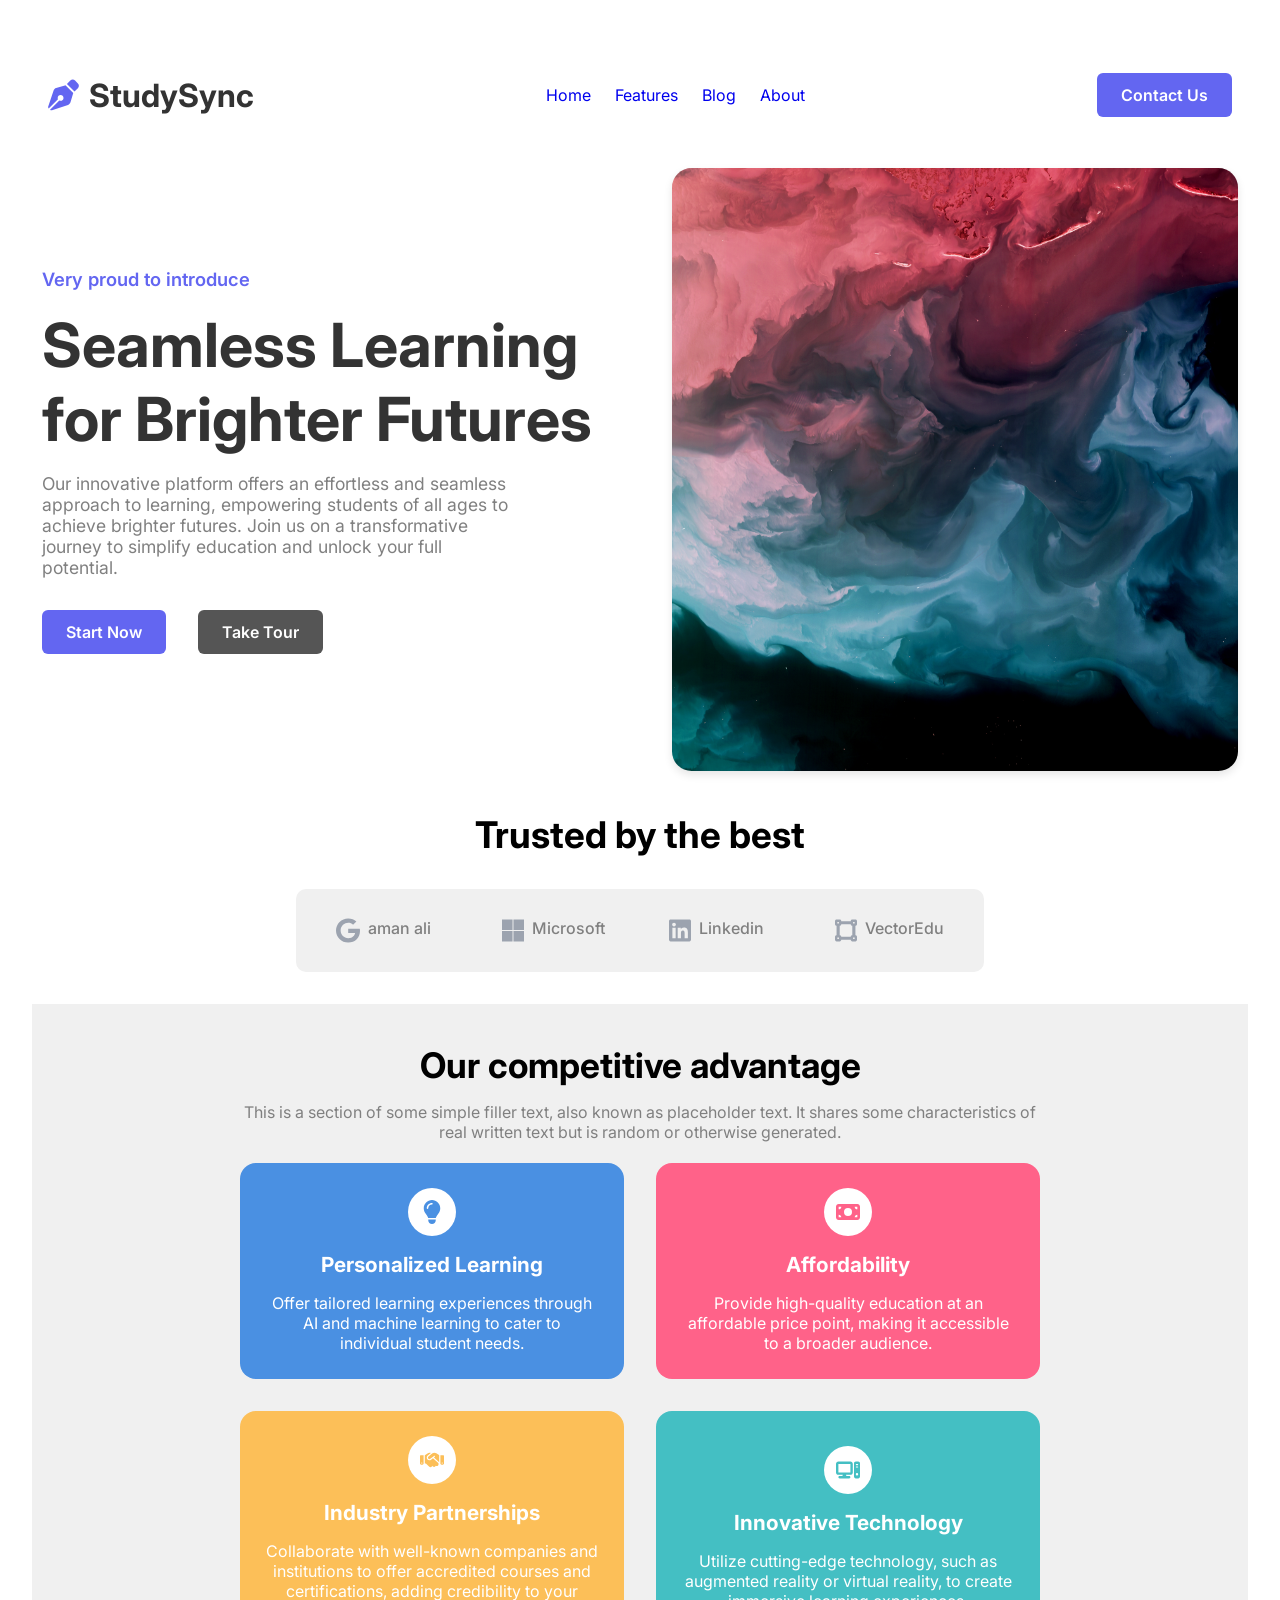
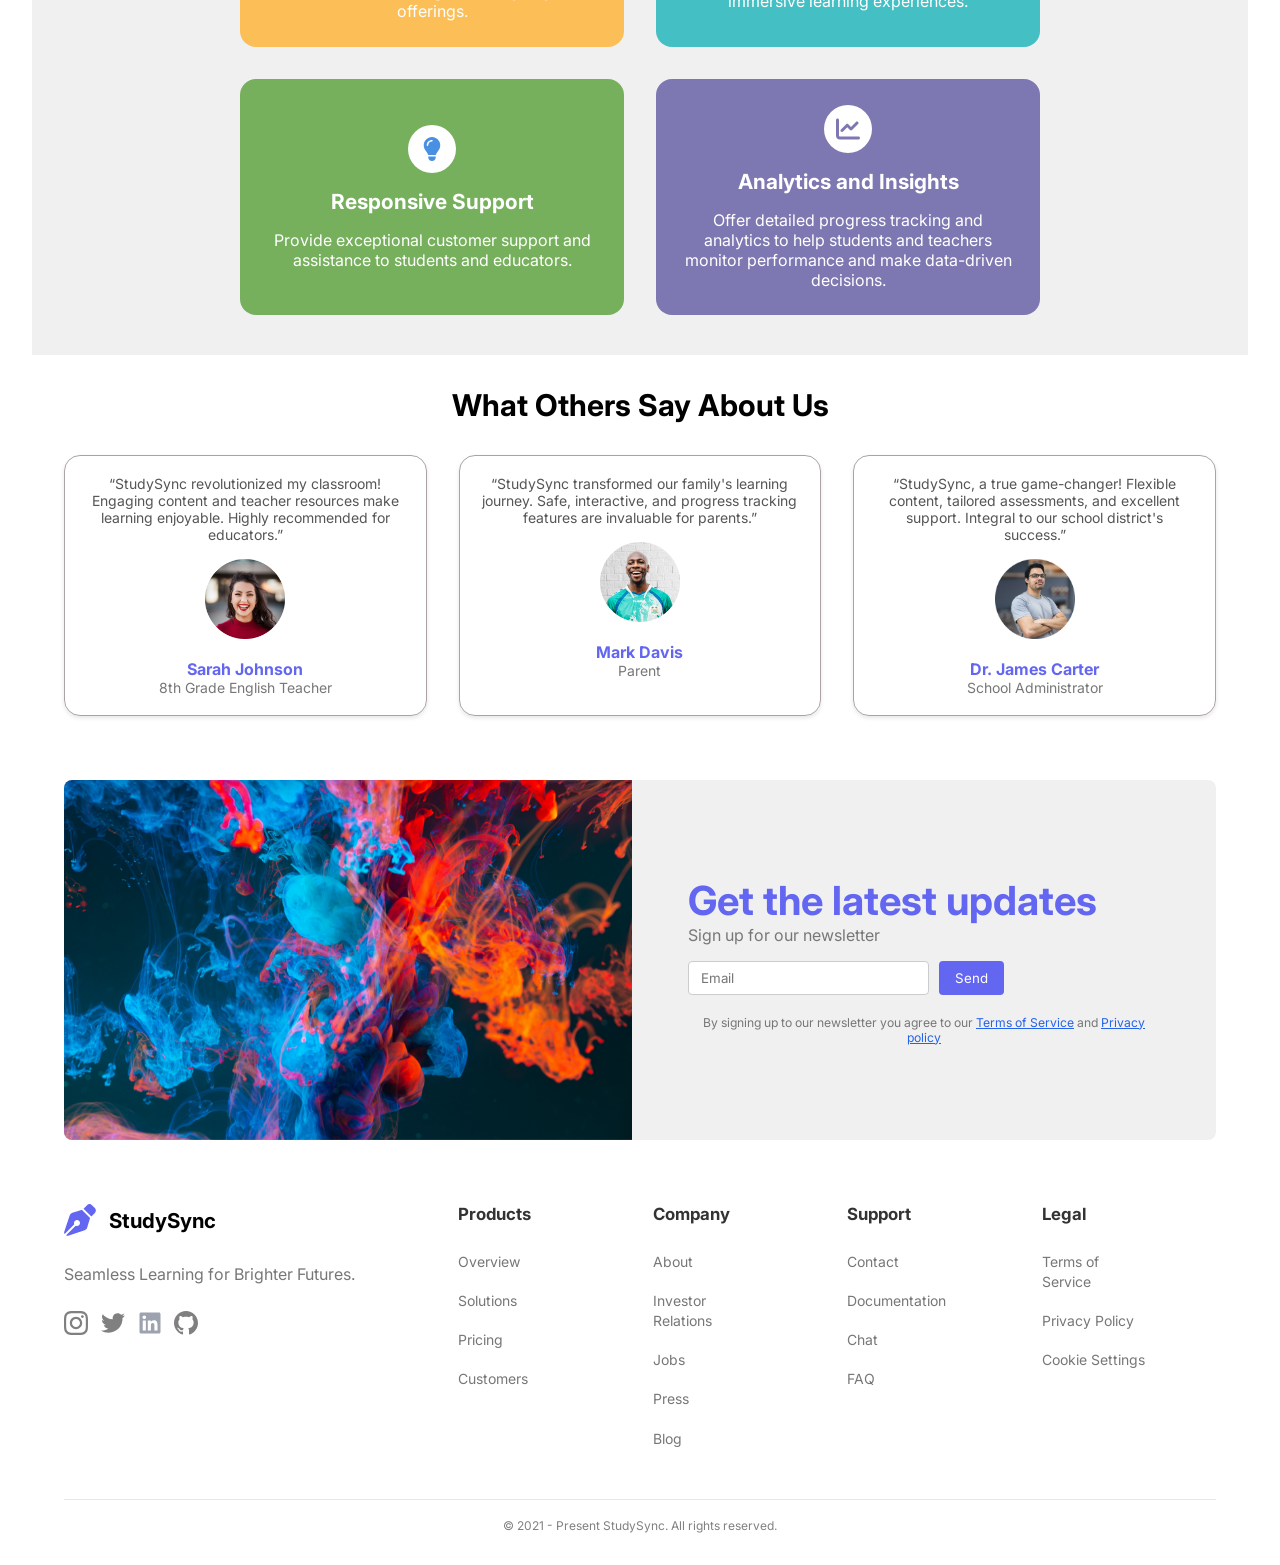
<file: index.html>
<!DOCTYPE html>
<html lang="en">
<head>
    <meta charset="UTF-8">
    <meta name="viewport" content="width=device-width, initial-scale=1.0">
    <title>Document</title>
    <!-- StudySync Project: Creating a Navigation Bar -->
    <link rel="stylesheet" href="onestyle.css">
</head>
<body>
    <div class="header">
        <header class="header-content">

            <a href="#logo" class="logo">
                <img src="images/StudySyn.svg" alt="logoImage" class="logo-icon">
                <span class="logo-text">StudySync</span>
            </a>

            <nav class="nav">
                <a href="#home">Home</a>
                <a href="#features">Features</a>
                <a href="#blog">Blog</a>
                <a href="#about">About</a>
            </nav>

            <a href="#conatct" class="contact-button">
                Contact Us
            </a>

            <button type="button" class="menu-button">
                <img src="images/Hamburger.svg" alt="menuButton" class="menu-icon">
            </button>
            
        </header>
    </div>

    <div class="content">
        <section class="main-section">

            <div class="content-left">
                <p class="section-label">Very proud to introduce</p>
                <h1 class="section-title">Seamless Learning for Brighter Futures</h1>
                <p class="section-description">Our innovative platform offers an effortless and seamless approach to learning, empowering students of all ages to achieve brighter futures. Join us on a transformative journey to simplify education and unlock your full potential.</p>
                
                <div class="button-group">
                    <a href="#start" class="start-button">Start Now</a>
                    <a href="#tour" class="tour-button">Take Tour</a>
                </div>
            </div>

            <div class="content-right">
                <div class="image-container">
                    <img src="images/usgs-hoS3dzgpHzw-unsplash.jpg" alt="sectionImage" class="section-image">
                </div>
            </div>

        </section>
    </div>

    <div class="company-container">
        <h2 class="company-title">Trusted by the best</h2>
        <div class="company-grid">

            <div class="company-logo">
                <img src="images/Google.svg" class="svg-img">
                <span class="logo-txt">aman ali</span>
            </div>

            <div class="company-logo">
                <img src="images/Microsoft.svg" class="svg-img">
                <span class="logo-txt">Microsoft</span>
            </div>

            <div class="company-logo">
                <img src="images/linkedin.svg" class="svg-img">
                <span class="logo-txt">Linkedin</span>
            </div>

            <div class="company-logo">
                <img src="images/VectorEdu.svg" class="svg-img">
                <span class="logo-txt">VectorEdu</span>
            </div>

        </div>
    </div>

    <div class="feature-container">
        <div class="feature-content">

            <div class="main-info">
                <h2 class="main-title">Our competitive advantage</h2>
                <p class="main-description">This is a section of some simple filler text, also known as placeholder text. It shares some characteristics of real written text but is random or otherwise generated.</p>
            </div>

            <div class="feature-grid">
                <!-- card 1 -->
                <div class="feature-card">
                    <div class="icon-container">
                        <img class="feature-svg" src="images/PersonalizedLearn.svg">
                    </div>
                    <div class="feature-info">
                       <div class="feature-title">
                            Personalized Learning
                        </div>
                        <div class="feature-description">
                            Offer tailored learning experiences through AI and machine learning to cater to individual student needs.
                       </div>    
                    </div>
                </div>
                <!-- card 2 -->
                <div class="feature-card">

                    <div class="icon-container">
                        <img class="feature-svg" src="images/Affordability.svg">
                    </div>
                    <div class="feature-info">
                       <div class="feature-title">
                            Affordability
                        </div>
                        <div class="feature-description">
                            Provide high-quality education at an affordable price point, making it accessible to a broader audience.
                       </div>    
                    </div>
                </div>
                <!-- card 3 -->
                <div class="feature-card">

                    <div class="icon-container">
                        <img class="feature-svg" src="images/IndustryPatner.svg">
                    </div>
                    <div class="feature-info">
                       <div class="feature-title">
                            Industry Partnerships
                        </div>
                        <div class="feature-description">
                            Collaborate with well-known companies and institutions to offer accredited courses and certifications, adding credibility to your offerings.
                       </div>    
                    </div>
                </div>
                <!-- card 4 -->
                <div class="feature-card">

                    <div class="icon-container">
                        <img class="feature-svg" src="images/InnovativeTech.svg">
                    </div>
                    <div class="feature-info">
                       <div class="feature-title">
                            Innovative Technology
                        </div>
                        <div class="feature-description">
                            Utilize cutting-edge technology, such as augmented reality or virtual reality, to create immersive learning experiences.
                       </div>    
                    </div>
                </div>
                <!-- card 5 -->
                <div class="feature-card">

                    <div class="icon-container">
                        <img class="feature-svg" src="images/PersonalizedLearn.svg">
                    </div>
                    <div class="feature-info">
                       <div class="feature-title">
                            Responsive Support
                        </div>
                        <div class="feature-description">
                            Provide exceptional customer support and assistance to students and educators.
                       </div>    
                    </div>
                </div>
                <!-- card 6 -->
                <div class="feature-card">

                    <div class="icon-container">
                        <img class="feature-svg" src="images/Analytics.svg">
                    </div>
                    <div class="feature-info">
                       <div class="feature-title">
                            Analytics and Insights
                        </div>
                        <div class="feature-description">
                            Offer detailed progress tracking and analytics to help students and teachers monitor performance and make data-driven decisions.
                       </div>    
                    </div>
                </div>
            </div>        
        </div>
    </div>

    <div class="testimonial-container">

        <div class="testimonial-content">

            <h2 class="testimonial-title">What Others Say About Us</h2>
            <div class="testimonial-grid">

                <!-- card 1 -->
                <div class="testimonial-card">
                    <div class="testimonial-text">
                        “StudySync revolutionized my classroom! Engaging content and teacher resources make learning enjoyable. Highly recommended for educators.”
                    </div>
                    <div class="testimonial-avatar">
                        <img src="images/avatar1.png" >
                    </div>
                    <div class="testimonial-details">
                        <h3 class="testimonial-name">Sarah Johnson</h3>
                        <p class="testimonial-desc">8th Grade English Teacher</p>
                    </div>
                </div>
                <!-- card 2 -->
                 <div class="testimonial-card">
                    <div class="testimonial-text">
                        “StudySync transformed our family's learning journey. Safe, interactive, and progress tracking features are invaluable for parents.”
                    </div>
                    <div class="testimonial-avatar">
                        <img src="images/avatar2.png" class="testimonial-avatar">
                    </div>
                    <div class="testimonial-details">
                        <h3 class="testimonial-name">Mark Davis</h3>
                        <p class="testimonial-desc">Parent</p>
                    </div>
                </div>
                <!-- card 3 -->
                <div class="testimonial-card">
                    <div class="testimonial-text">
                        “StudySync, a true game-changer! Flexible content, tailored assessments, and excellent support. Integral to our school district's success.”
                    </div>
                    <div class="testimonial-avatar">
                        <img src="images/avatar3.png" class="testimonial-avatar">
                    </div>
                    <div class="testimonial-details">
                        <h3 class="testimonial-name">Dr. James Carter</h3>
                        <p class="testimonial-desc">School Administrator</p>
                    </div>
                </div>
                
            </div>
        </div>
    </div>

    <div class="newsletter-container">
        <div class="newsletter-content">
            <!-- left part -->
            <div class="news-left">
                <img src="images/img.png" loading="lazy" class="news-img" alt="news-image">
            </div>
            <!-- right part -->
            <div class="news-right">

                <div class="news-info">
                    <h2 class="news-title">Get the latest updates</h2>
                    <p class="news-desc">Sign up for our newsletter</p>
                </div>
                <form class="news-form">
                        <input class="news-email" type="email" placeholder="Email">
                        <button class="news-send-button">Send</button>
                </form>
                <div class="privacy-policy">
                    By signing up to our newsletter you agree to our 
                    <a  class="news-link" href="#terms">Terms of Service</a>
                    and
                    <a class="news-link" href="#policy">Privacy policy</a>
                </div>

            </div>
        </div>
    </div>

    <div class="footer-container">
        <footer class="footer">

            <div class="footer-top">

                <div class="comp-logo">
                    <a class="logo-link" href="#home-page">
                        <img src="images/StudySyn.svg" class="logo-svg">
                        StudySync
                    </a>
                </div>   
                <p class="filler-text">Seamless Learning for Brighter Futures.</p>
                <div class="social">
                    <a class="social-link" href="https://www.instagram.com/sn_ath?igsi=MW84M2tnZ3Bzc2hieA==">
                        <img src="images/instagram.svg" alt="instagram" class="social-icon">
                    </a>
                    <a class="social-link" href="#twitter">
                        <img src="images/twitter.svg" alt="facebook" class="social-icon">
                    </a>
                    <a class="social-link" href="https://www.linkedin.com/in/shaikh-nadim12">
                        <img src="images/linkedin.svg" alt="linkedin" class="social-icon">    
                    </a>
                    <a class="social-link" href="#github">
                        <img src="images/github.svg" alt="github" class="social-icon">
                    </a>
                </div>
            </div>

            <div class="footer-grid">

                <!-- column 1 -->
                <div class="footer-grid-column">
                    <div class="footer-grid-heading">
                        Products
                    </div>
                    <ul class="footer-links-list">
                        <li><a class="footer-link" href="#overview">Overview</a></li>
                        <li><a class="footer-link" href="#features">Solutions</a></li>
                        <li><a class="footer-link" href="#pricing">Pricing</a></li>
                        <li><a class="footer-link" href="#pricing">Customers</a></li>     
                    </ul>
                </div>

                <!-- column 2 -->
                <div class="footer-grid-column">
                    <div class="footer-grid-heading">
                        Company
                    </div>
                    <ul class="footer-links-list">
                        <li><a class="footer-link" href="#overview">About</a></li>
                        <li><a class="footer-link" href="#features">Investor Relations</a></li>
                        <li><a class="footer-link" href="#pricing">Jobs</a></li>
                        <li><a class="footer-link" href="#pricing">Press</a></li>
                        <li><a class="footer-link" href="#pricing">Blog</a></li> 
                    </ul>
                </div>

                <!-- column 3 -->
                <div class="footer-grid-column">
                    <div class="footer-grid-heading">
                        Support
                    </div>
                    <ul class="footer-links-list">
                        <li><a class="footer-link" href="#overview">Contact</a></li>
                        <li><a class="footer-link" href="#features">Documentation</a></li>
                        <li><a class="footer-link" href="#pricing">Chat</a></li>
                        <li><a class="footer-link" href="#pricing">FAQ</a></li>                     
                    </ul>
                </div>

                <!-- column 4 -->
                <div class="footer-grid-column">
                    <div class="footer-grid-heading">
                        Legal
                    </div>
                    <ul class="footer-links-list">
                        <li><a class="footer-link" href="#overview">Terms of Service</a></li>
                        <li><a class="footer-link" href="#features">Privacy Policy</a></li>
                        <li><a class="footer-link" href="#pricing">Cookie Settings</a></li>                        
                    </ul>
                </div> 
            </div>
        </footer>

        <div class="footer-copyright">
            © 2021 - Present StudySync. All rights reserved.
        </div>
    </div>
</body>
</html>
</file>
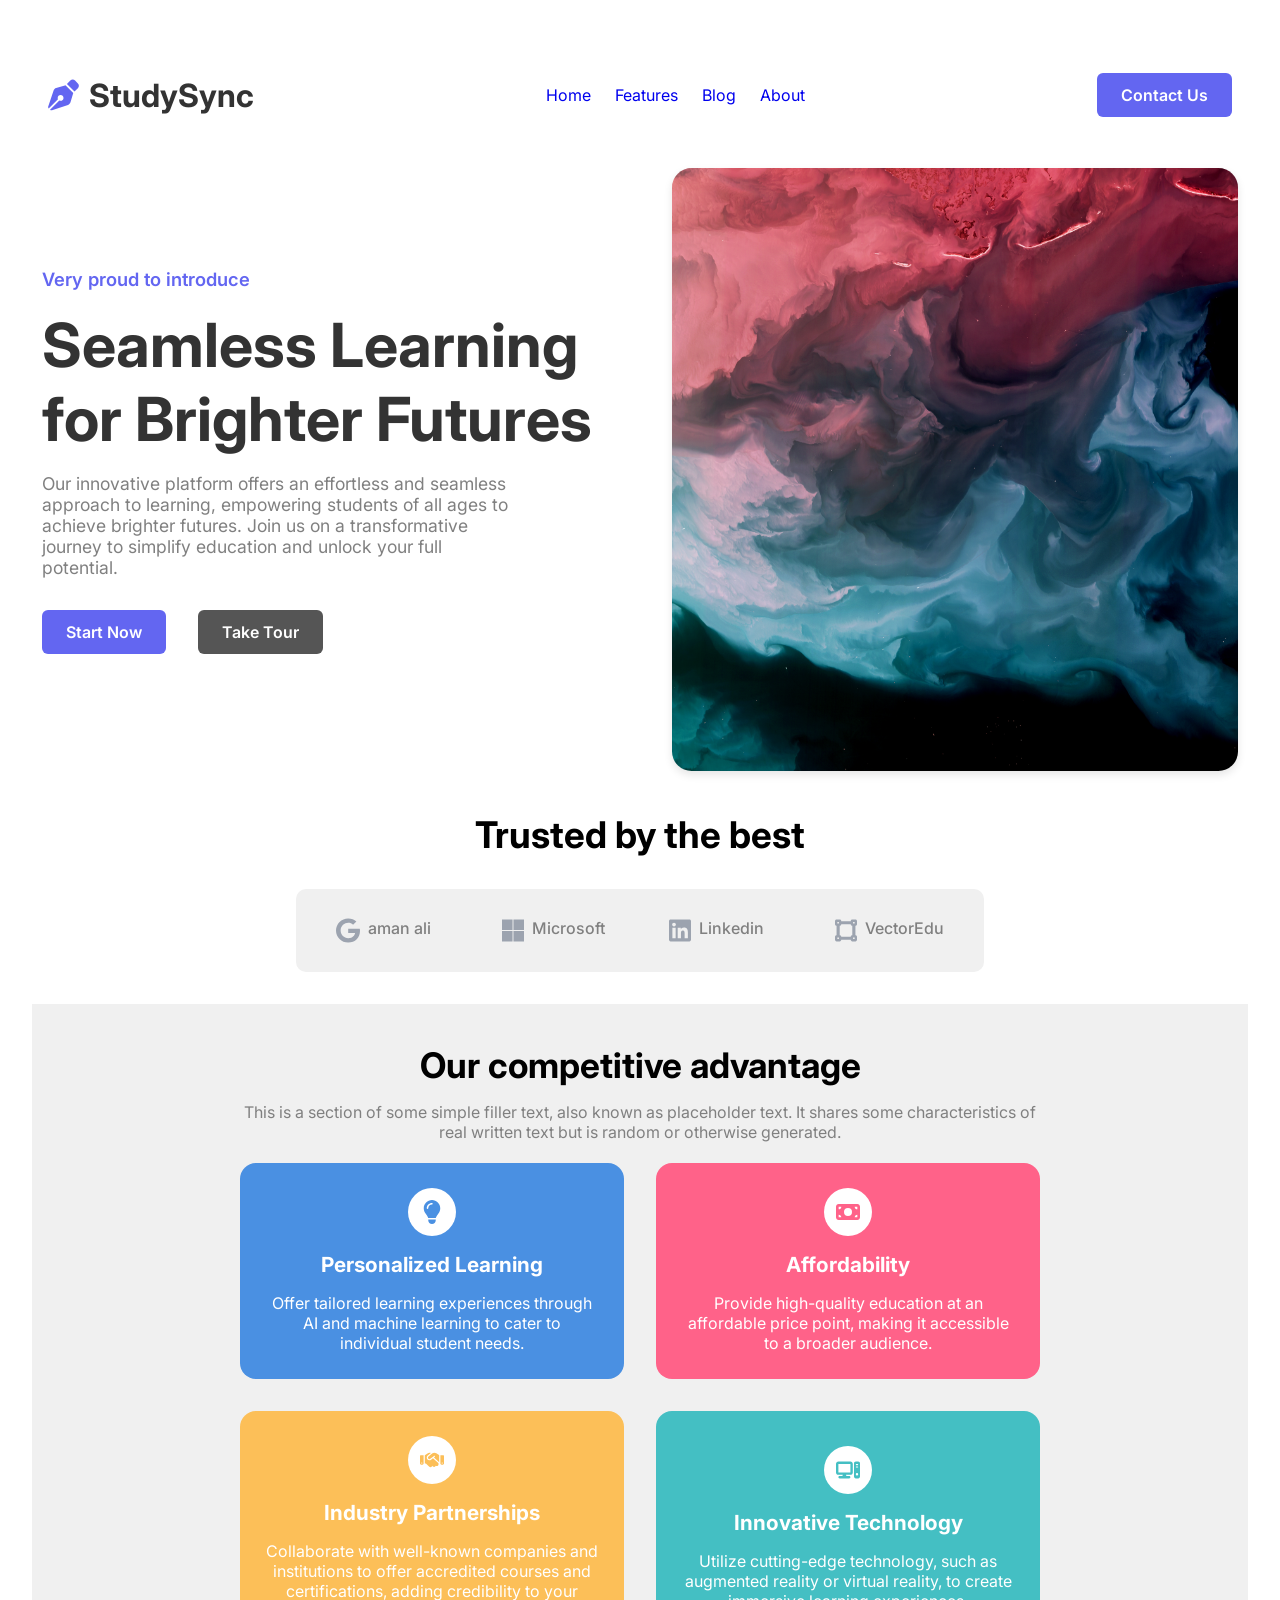
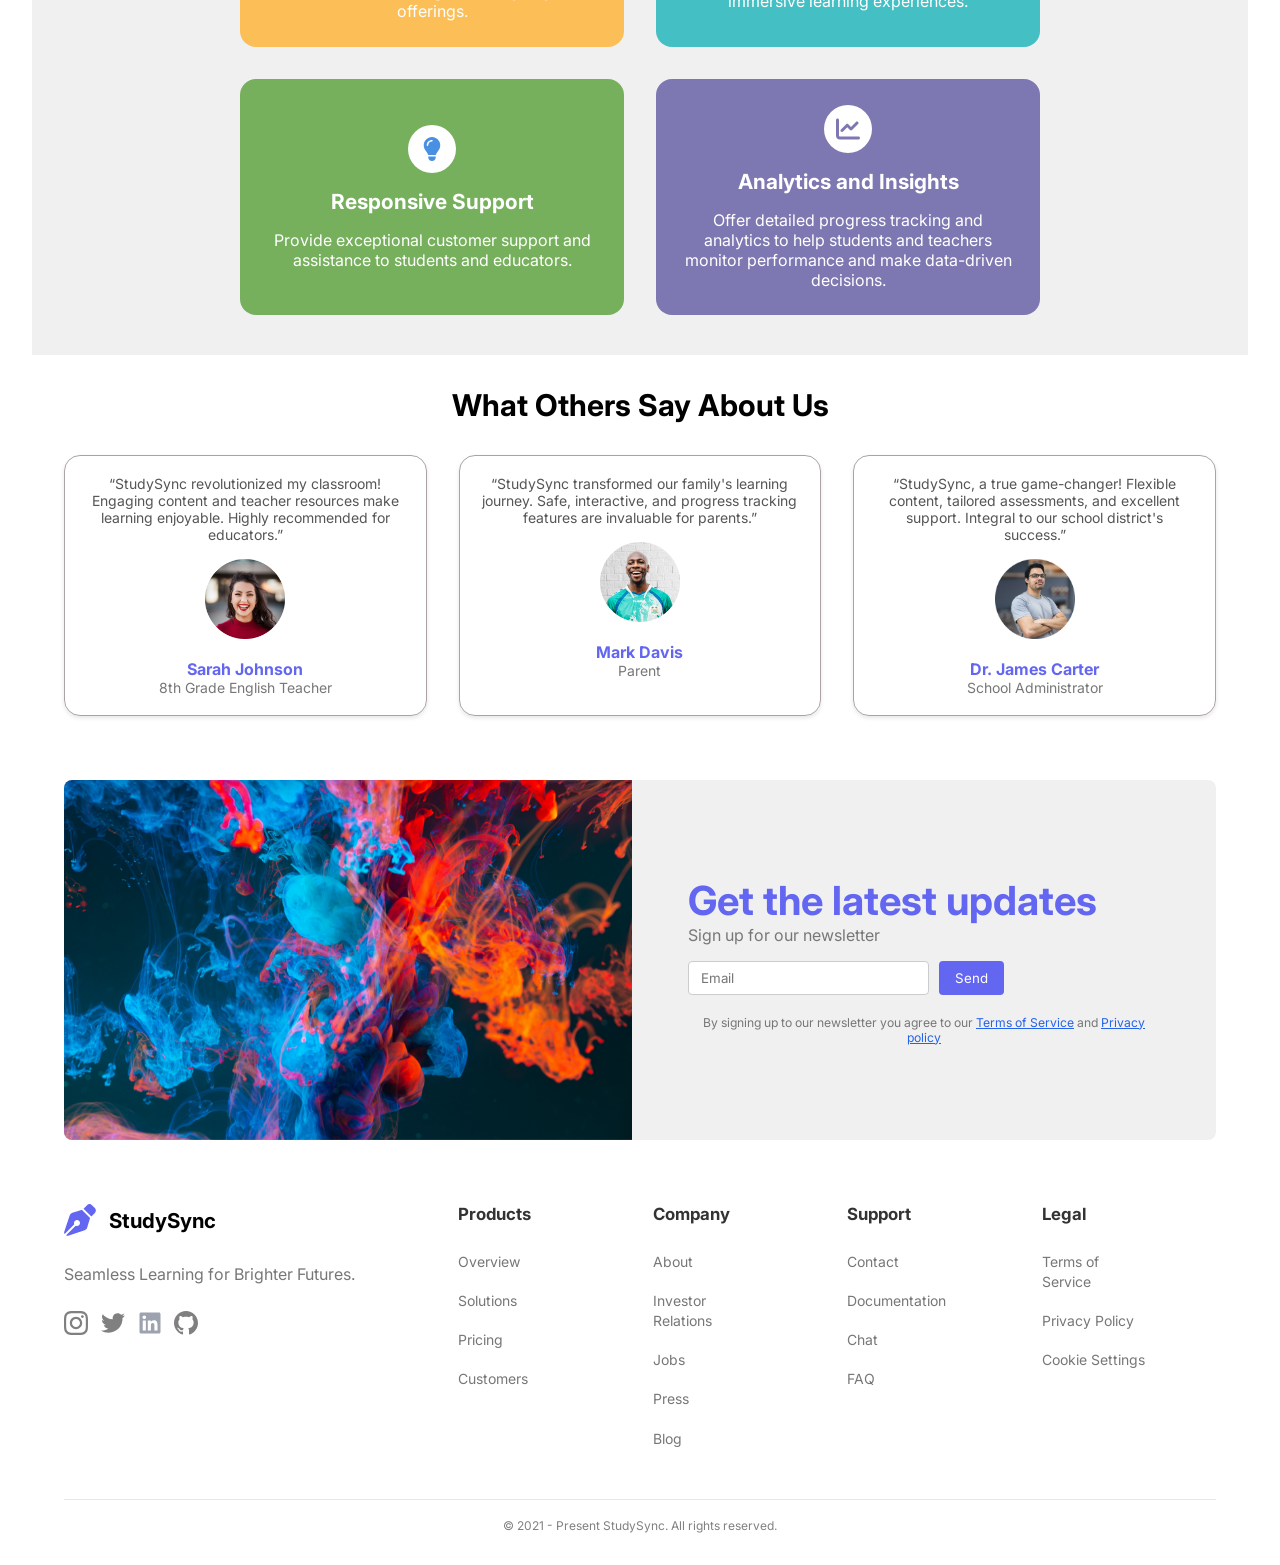
<file: one.html>
<!DOCTYPE html>
<html lang="en">
<head>
    <meta charset="UTF-8">
    <meta name="viewport" content="width=device-width, initial-scale=1.0">
    <title>Document</title>
    <!-- StudySync Project: Creating a Navigation Bar -->
    <link rel="stylesheet" href="onestyle.css">
</head>
<body>
    <div class="header">
        <header class="header-content">

            <a href="#logo" class="logo">
                <img src="images/StudySyn.svg" alt="logoImage" class="logo-icon">
                <span class="logo-text">StudySync</span>
            </a>

            <nav class="nav">
                <a href="#home">Home</a>
                <a href="#features">Features</a>
                <a href="#blog">Blog</a>
                <a href="#about">About</a>
            </nav>

            <a href="#conatct" class="contact-button">
                Contact Us
            </a>

            <button type="button" class="menu-button">
                <img src="images/Hamburger.svg" alt="menuButton" class="menu-icon">
            </button>
            
        </header>
    </div>

    <div class="content">
        <section class="main-section">

            <div class="content-left">
                <p class="section-label">Very proud to introduce</p>
                <h1 class="section-title">Seamless Learning for Brighter Futures</h1>
                <p class="section-description">Our innovative platform offers an effortless and seamless approach to learning, empowering students of all ages to achieve brighter futures. Join us on a transformative journey to simplify education and unlock your full potential.</p>
                
                <div class="button-group">
                    <a href="#start" class="start-button">Start Now</a>
                    <a href="#tour" class="tour-button">Take Tour</a>
                </div>
            </div>

            <div class="content-right">
                <div class="image-container">
                    <img src="images/usgs-hoS3dzgpHzw-unsplash.jpg" alt="sectionImage" class="section-image">
                </div>
            </div>

        </section>
    </div>

    <div class="company-container">
        <h2 class="company-title">Trusted by the best</h2>
        <div class="company-grid">

            <div class="company-logo">
                <img src="images/Google.svg" class="svg-img">
                <span class="logo-txt">aman ali</span>
            </div>

            <div class="company-logo">
                <img src="images/Microsoft.svg" class="svg-img">
                <span class="logo-txt">Microsoft</span>
            </div>

            <div class="company-logo">
                <img src="images/linkedin.svg" class="svg-img">
                <span class="logo-txt">Linkedin</span>
            </div>

            <div class="company-logo">
                <img src="images/VectorEdu.svg" class="svg-img">
                <span class="logo-txt">VectorEdu</span>
            </div>

        </div>
    </div>

    <div class="feature-container">
        <div class="feature-content">

            <div class="main-info">
                <h2 class="main-title">Our competitive advantage</h2>
                <p class="main-description">This is a section of some simple filler text, also known as placeholder text. It shares some characteristics of real written text but is random or otherwise generated.</p>
            </div>

            <div class="feature-grid">
                <!-- card 1 -->
                <div class="feature-card">
                    <div class="icon-container">
                        <img class="feature-svg" src="images/PersonalizedLearn.svg">
                    </div>
                    <div class="feature-info">
                       <div class="feature-title">
                            Personalized Learning
                        </div>
                        <div class="feature-description">
                            Offer tailored learning experiences through AI and machine learning to cater to individual student needs.
                       </div>    
                    </div>
                </div>
                <!-- card 2 -->
                <div class="feature-card">

                    <div class="icon-container">
                        <img class="feature-svg" src="images/Affordability.svg">
                    </div>
                    <div class="feature-info">
                       <div class="feature-title">
                            Affordability
                        </div>
                        <div class="feature-description">
                            Provide high-quality education at an affordable price point, making it accessible to a broader audience.
                       </div>    
                    </div>
                </div>
                <!-- card 3 -->
                <div class="feature-card">

                    <div class="icon-container">
                        <img class="feature-svg" src="images/IndustryPatner.svg">
                    </div>
                    <div class="feature-info">
                       <div class="feature-title">
                            Industry Partnerships
                        </div>
                        <div class="feature-description">
                            Collaborate with well-known companies and institutions to offer accredited courses and certifications, adding credibility to your offerings.
                       </div>    
                    </div>
                </div>
                <!-- card 4 -->
                <div class="feature-card">

                    <div class="icon-container">
                        <img class="feature-svg" src="images/InnovativeTech.svg">
                    </div>
                    <div class="feature-info">
                       <div class="feature-title">
                            Innovative Technology
                        </div>
                        <div class="feature-description">
                            Utilize cutting-edge technology, such as augmented reality or virtual reality, to create immersive learning experiences.
                       </div>    
                    </div>
                </div>
                <!-- card 5 -->
                <div class="feature-card">

                    <div class="icon-container">
                        <img class="feature-svg" src="images/PersonalizedLearn.svg">
                    </div>
                    <div class="feature-info">
                       <div class="feature-title">
                            Responsive Support
                        </div>
                        <div class="feature-description">
                            Provide exceptional customer support and assistance to students and educators.
                       </div>    
                    </div>
                </div>
                <!-- card 6 -->
                <div class="feature-card">

                    <div class="icon-container">
                        <img class="feature-svg" src="images/Analytics.svg">
                    </div>
                    <div class="feature-info">
                       <div class="feature-title">
                            Analytics and Insights
                        </div>
                        <div class="feature-description">
                            Offer detailed progress tracking and analytics to help students and teachers monitor performance and make data-driven decisions.
                       </div>    
                    </div>
                </div>
            </div>        
        </div>
    </div>

    <div class="testimonial-container">

        <div class="testimonial-content">

            <h2 class="testimonial-title">What Others Say About Us</h2>
            <div class="testimonial-grid">

                <!-- card 1 -->
                <div class="testimonial-card">
                    <div class="testimonial-text">
                        “StudySync revolutionized my classroom! Engaging content and teacher resources make learning enjoyable. Highly recommended for educators.”
                    </div>
                    <div class="testimonial-avatar">
                        <img src="images/avatar1.png" >
                    </div>
                    <div class="testimonial-details">
                        <h3 class="testimonial-name">Sarah Johnson</h3>
                        <p class="testimonial-desc">8th Grade English Teacher</p>
                    </div>
                </div>
                <!-- card 2 -->
                 <div class="testimonial-card">
                    <div class="testimonial-text">
                        “StudySync transformed our family's learning journey. Safe, interactive, and progress tracking features are invaluable for parents.”
                    </div>
                    <div class="testimonial-avatar">
                        <img src="images/avatar2.png" class="testimonial-avatar">
                    </div>
                    <div class="testimonial-details">
                        <h3 class="testimonial-name">Mark Davis</h3>
                        <p class="testimonial-desc">Parent</p>
                    </div>
                </div>
                <!-- card 3 -->
                <div class="testimonial-card">
                    <div class="testimonial-text">
                        “StudySync, a true game-changer! Flexible content, tailored assessments, and excellent support. Integral to our school district's success.”
                    </div>
                    <div class="testimonial-avatar">
                        <img src="images/avatar3.png" class="testimonial-avatar">
                    </div>
                    <div class="testimonial-details">
                        <h3 class="testimonial-name">Dr. James Carter</h3>
                        <p class="testimonial-desc">School Administrator</p>
                    </div>
                </div>
                
            </div>
        </div>
    </div>

    <div class="newsletter-container">
        <div class="newsletter-content">
            <!-- left part -->
            <div class="news-left">
                <img src="images/img.png" loading="lazy" class="news-img" alt="news-image">
            </div>
            <!-- right part -->
            <div class="news-right">

                <div class="news-info">
                    <h2 class="news-title">Get the latest updates</h2>
                    <p class="news-desc">Sign up for our newsletter</p>
                </div>
                <form class="news-form">
                        <input class="news-email" type="email" placeholder="Email">
                        <button class="news-send-button">Send</button>
                </form>
                <div class="privacy-policy">
                    By signing up to our newsletter you agree to our 
                    <a  class="news-link" href="#terms">Terms of Service</a>
                    and
                    <a class="news-link" href="#policy">Privacy policy</a>
                </div>

            </div>
        </div>
    </div>

    <div class="footer-container">
        <footer class="footer">

            <div class="footer-top">

                <div class="comp-logo">
                    <a class="logo-link" href="#home-page">
                        <img src="images/StudySyn.svg" class="logo-svg">
                        StudySync
                    </a>
                </div>   
                <p class="filler-text">Seamless Learning for Brighter Futures.</p>
                <div class="social">
                    <a class="social-link" href="https://www.instagram.com/sn_ath?igsi=MW84M2tnZ3Bzc2hieA==">
                        <img src="images/instagram.svg" alt="instagram" class="social-icon">
                    </a>
                    <a class="social-link" href="#twitter">
                        <img src="images/twitter.svg" alt="facebook" class="social-icon">
                    </a>
                    <a class="social-link" href="https://www.linkedin.com/in/shaikh-nadim12">
                        <img src="images/linkedin.svg" alt="linkedin" class="social-icon">    
                    </a>
                    <a class="social-link" href="#github">
                        <img src="images/github.svg" alt="github" class="social-icon">
                    </a>
                </div>
            </div>

            <div class="footer-grid">

                <!-- column 1 -->
                <div class="footer-grid-column">
                    <div class="footer-grid-heading">
                        Products
                    </div>
                    <ul class="footer-links-list">
                        <li><a class="footer-link" href="#overview">Overview</a></li>
                        <li><a class="footer-link" href="#features">Solutions</a></li>
                        <li><a class="footer-link" href="#pricing">Pricing</a></li>
                        <li><a class="footer-link" href="#pricing">Customers</a></li>     
                    </ul>
                </div>

                <!-- column 2 -->
                <div class="footer-grid-column">
                    <div class="footer-grid-heading">
                        Company
                    </div>
                    <ul class="footer-links-list">
                        <li><a class="footer-link" href="#overview">About</a></li>
                        <li><a class="footer-link" href="#features">Investor Relations</a></li>
                        <li><a class="footer-link" href="#pricing">Jobs</a></li>
                        <li><a class="footer-link" href="#pricing">Press</a></li>
                        <li><a class="footer-link" href="#pricing">Blog</a></li> 
                    </ul>
                </div>

                <!-- column 3 -->
                <div class="footer-grid-column">
                    <div class="footer-grid-heading">
                        Support
                    </div>
                    <ul class="footer-links-list">
                        <li><a class="footer-link" href="#overview">Contact</a></li>
                        <li><a class="footer-link" href="#features">Documentation</a></li>
                        <li><a class="footer-link" href="#pricing">Chat</a></li>
                        <li><a class="footer-link" href="#pricing">FAQ</a></li>                     
                    </ul>
                </div>

                <!-- column 4 -->
                <div class="footer-grid-column">
                    <div class="footer-grid-heading">
                        Legal
                    </div>
                    <ul class="footer-links-list">
                        <li><a class="footer-link" href="#overview">Terms of Service</a></li>
                        <li><a class="footer-link" href="#features">Privacy Policy</a></li>
                        <li><a class="footer-link" href="#pricing">Cookie Settings</a></li>                        
                    </ul>
                </div> 
            </div>
        </footer>

        <div class="footer-copyright">
            © 2021 - Present StudySync. All rights reserved.
        </div>
    </div>
</body>
</html>
</file>
<file: onestyle.css>
@import url('https://fonts.googleapis.com/css2?family=Inter:wght@100;200;400;500;600;700&display=swap');


:root {
    --primary-color: #6366F1;
    --accent-color: #3f83f8;
    --text-color: #333333;
    --link-color: #2563eb;
    --background-color: #ffffff;
    --light-gray: #f0f0f0;
    --gray: #808080;
    --dark-gray: #555;
}

* {
    margin: 0;
    padding: 0;
    font-family: 'Inter', sans-serif;
    text-decoration: none;
}

body{
    height: 100vh;
    text-align: center;
    background-color: var(--background-color);
    padding: 2rem;
}

/* .header{
    border: 1px solid black;
} */

.header-content{
    max-width: 1280px;
    margin: 0 auto;
    display: flex;
    justify-content: space-between;
    align-items: center;
    padding: 1rem;
}

.logo{
    display: flex;
    align-items: center;
    font-size: 2rem;
    font-weight: bold;
    color: var(--text-color);
    text-decoration: none;
    gap: 0.625rem;
}

.logo-icon{
    height: 5.875rem;
    width: 1.938rem;
}

.logo-text{
    font-size: 2rem;
    font-weight: bold;
}

.nav{
    display: none;
    gap: 1.5rem;

}

@media screen and (min-width:768px) {
    .nav{
        display: flex;
    }
}

.nav-link{
    color: #718096;
    font-size: 1.125rem;
    font-weight: 600;
    transform: color 0.1s;
}

.nav-link:hover{
    color: var(--link-color);
}

.contact-button{
    display: none;
    border: none;
    border-radius: 0.375rem;
    background-color: var(--primary-color);
    color: var(--background-color);
    transform: all  0.1s;
    padding: 0.75rem 1.5rem;
    font-size: 1rem;
    font-weight: 600;
}

@media screen and (min-width:768px) {
    .contact-button{
        display: block;
    }
}

.contact-button:hover{
    background-color: #5254f8;
}

.menu-button{
  display: none;
  border:none;
  border-radius: 0.375rem;
  background-color: var(--background-color);
  font-size: 1rem;
  padding: 0.5rem 0.9rem;
  font-weight: 600;
}

@media screen and (max-width:768px) {
    .menu-button{
        display: block;
      }
}

.menu-icon{
    height: 1.5rem;
    width: 1.5rem;
}

.main-section{
    max-width: 1280px;
    display: flex;
    flex-direction: column;
    gap: 2rem;
    padding: 0.6rem;
    align-items: center;
    margin: 0 auto;
}

.content-left{
    text-align: center;
    animation: slideFromLeft 1s ease forwards;
    opacity: 0;
}

@keyframes slideFromLeft {

    0%{
        opacity: 0;
        transform: translateX(-100%);
    }

    100%{
        opacity: 1;
        transform: translateX(0);
    }
}

.section-label{
    font-size: 1.15rem;
    font-weight: 600;
    color: var(--primary-color);
}

.section-title{
    font-size: 2.3rem;
    padding: 1.1rem;
    color: var(--text-color);
}

.section-description{
    color: var(--gray);
    font-size: 1.13rem;
}

.button-group{
    display: flex;
    gap: 2rem;
    padding: 1rem;
    margin-top: 1rem;
    align-items: center;
    justify-content: center;
}

.start-button,
.tour-button{

    border: none;
    border-radius: 0.375rem;
    background-color: var(--primary-color);
    color: var(--background-color);
    transform: all  0.1s;
    padding: 0.75rem 1.5rem;
    font-size: 1rem;
    font-weight: 600;
}

.tour-button{
    background-color: var(--dark-gray);
}

.start-button:hover{
    background-color: #5254f8;
}

.tour-button:hover{
    background-color: var(--gray);
}

.content-right{
    display: flex;
    align-items: center;
    justify-content: center;
}

.image-container{
    border: none;
    border-radius: 1.225rem;
    overflow: hidden;
    box-shadow: 0px 4px 8px rgba(0,0,0,0.1);
    height: 50vh;
}

.section-image{
    height: 100%;
    width: 100%;
}

@media screen and (min-width:768px) {
    .main-section{
        flex-direction: row;
    }
    .content-left{
        max-width: 50%;
        text-align: left;
    }
    .section_label{
        font-size: 1rem;
    }
    .section-title{
        padding-left: 0;
        font-size: 3.8rem;
    }
    .section-description{
        font-size: 1.1rem;
        color: var(--gray);
        width: 78%;
    }
    .button-group{
        justify-content: start;
        padding-left: 0;
    }
    .image-container{
        height: 67vh;
    }
}

.company-container{
    display: flex;
    flex-direction: column;
    justify-content: center;
    align-items: center;
    margin-top: 2rem;
    animation: slideFromLeft 1s ease forwards;
}

.company-grid{
    display: grid;
    grid-template-columns: repeat(2,1fr);
    gap: 3.6rem;
    padding: 1rem;
    background-color: var(--light-gray);
    border: none;
    border-radius: 0.625rem;
    margin-top: 2rem;
    margin-bottom: 2rem;
    padding: 1.8rem 2.5rem;
}

.company-logo{
    font-size: 1rem;
    font-weight: 500;
    color: var(--gray);
    display: flex;
    gap: 0.5rem;
}

.svg-img{
    height: 1.56rem;
}

.logo-txt{
    font-size: 1rem;
}

@media screen and (min-width:640px) {
    .company-grid{
        grid-template-columns: repeat(4,1fr);
    }
    .company-title{
        font-size: 2.3rem;
        font-weight: bold;
    }
}

.feature-container{
    background-color: var(--light-gray);
    padding: 2.5rem 0;
    text-align: center;
}

.feature-content{
    max-width: 800px;
    margin: 0 auto;
    padding: 0 2rem;
}

.main-info{
    display: flex;
    flex-direction: column;
    gap: 1rem;
}

.main-title{
    font-size: 2.2rem;
    font-weight: bold;
}

.main-description{
    color: var(--gray);
    font-size: 1rem;
}

.feature-grid{
    display: grid;
   
    grid-template-columns: repeat(2,1fr);
    grid-gap: 2rem;
    margin-top: 1.3rem;
}

.feature-card{
    display: flex;
    flex-direction: column;
    justify-content: center;
    align-items: center;
    background-color: #6d7890;
    padding: 1.6rem;
    border-radius: 1rem;
    gap: 1rem;
}

.icon-container{
    background-color: var(--background-color);
    height: 3rem;
    width: 3rem;
    border-radius: 50%;
    display: flex;  
    justify-content: center;
    align-items: center;
}
.feature-svg{
    width: 1.5rem;
    height: 1.5rem;
}

.feature-info{
    display: flex;
    flex-direction: column;
    gap: 1rem;
}

.feature-title{
    color: white;
    font-weight: bold;
    font-size: 1.3rem;
}
.feature-description{
    color: white;
}

.feature-card:nth-child(1){
    background-color: #4a90e2;
}

.feature-card:nth-child(2){
    background-color: #FF6289;
}

.feature-card:nth-child(3){
    background-color: #fcbf58;
}

.feature-card:nth-child(4){
    background-color: #44bfc3;
}

.feature-card:nth-child(5){
    background-color: #77b05d;
}

.feature-card:nth-child(6){
    background-color: #7d78b1;
}

@media screen and (max-width:768px) {
    .feature-grid{
        grid-template-columns: repeat(1,1fr);
    }
}

.testimonial-container{
    background-color: var(--background-color);
    padding: 2rem;
    margin: 0 auto;
    max-width: 1200px;
    /* border: 2px solid black */
}
.testimonial-content{
    display: flex;
    flex-direction: column;
    gap: 2rem;
    /* border: 2px solid black */
}
.testimonial-title{
    font-size: 1.875rem;
    font-weight: bold;
}

.testimonial-grid{
    display: grid;
    grid-template-columns: repeat(auto-fill, minmax(300px, 1fr));
    grid-gap: 2rem;
}

.testimonial-card{
    display: flex;
    flex-direction: column;
    border: 1px solid rgb(171, 163, 163);
    border-radius: 1rem;
    box-shadow: 0 2px 4px rgba(0,0,0,0.1);
    padding: 1.2rem;
    gap: 1rem;
    transition: transform 0.3s ease, box-shadow 0.3s ease;
}

.testimonial-card:hover{
    transform: scale(1.05);;
    box-shadow: 0 4px 8px rbga(0,0,0,0.2);
    border: 1px solid blue;
}

.testimonial-avatar img{
    height: 5rem;
    width: 5rem;
}

.testimonial-text{
    color: #555;
    font-size: 0.875rem;
}

.testimonial-name{
    color: var(--primary-color);
    font-size: 1rem;
}
.testimonial-desc{
    font-size: 0.875rem;
    color: #777;
}

.newsletter-container{
    background-color: var(--background-color);
    
    max-width: 1280px;
    height: 40vh;
    margin: 0 auto;
}

.newsletter-content{
    display: flex;
    flex-direction: row;
    background-color: var(--light-gray);
    height: 100%;
    border-radius: 8px;
    overflow: hidden;
}

.news-left{
    height: 100%;
    width: 50%;
    display: none;
    position: relative;
}
.news-left img{
    position: absolute;
    inset: 0;
    width: 100%;
    height: 100%;
    object-fit: cover;
    object-position: center;
}

.news-right{
    display: flex;
    flex-direction: column;
    gap: 1rem;
    padding: 0.5rem;
    justify-content: center;
    align-items: flex-start;
    width: 98%;
}

@media screen and (min-width:640px) {
    .news-left{
        display: block;
        width: 50%;
    }
    .news-right{
        width: 50%;
    }
    .newsletter-container{
        padding: 2rem;
    }
}

.news-info{
    padding:0 3rem;
}

.news-title{
    font-size: 1.5rem;
    font-weight: bold;
    color: var(--primary-color);
    text-align: left;
}

.news-desc{
    text-align: left;
    color: #777;
}

.news-form{
    width: 65%;
    padding: 0 3rem;
    display: flex;
    flex-wrap: wrap;
    margin-bottom: 0.2rem;
    gap: 0.6rem;
}

.news-email{
    background-color: var(--background-color);
    color: #333;
    outline: none;
    border: 1px solid #ccc;
    border-radius: 4px;
    padding: 0.5rem 0.75rem;
}

.news-email:focus{
    border-color: #2563eb;
    box-shadow: 0 4px 8px rgba(0,0,0,0.3);
}

.news-send-button{
    background-color: var(--primary-color);
    color: var(--background-color);
    border: none;
    border-radius: 0.25rem;
    padding: 0.5rem 1rem;
}

.news-send-button:hover{
    background-color: var(--link-color);
}

.privacy-policy{
    font-size: 0.76rem;
    padding: 0 3rem;
    color: #777;
}

.news-link{
    text-decoration: underline;
    color: #2563eb;
}

@media screen and (min-width:640px) {
    .news-title{
        font-size: 2.5rem;
    }
}

.footer-container{
    background-color: var(--background-color);
    margin: 0 auto;
    padding: 0 2rem;
    display: flex;
    flex-direction: column;
    max-width: 1280px;
}

.footer{
    max-width: 1280px;
    display: flex;
    justify-content: space-between;
    padding-right: 2rem;
}

.footer-top{
    width: 34%;
    display: flex;
    flex-direction: column;
    gap: 1.65rem;
}

.logo-svg{
    width: 2rem;
    height: 6rem;
}

.comp-logo{
    display: flex;
    justify-content: flex-start;
    margin-bottom: -1.9rem;
}
.logo-link{
    display: flex;
    justify-content: center;
    align-items: center;
    gap: 0.8rem;
    font-size: 1.28rem;
    font-weight: bold;
    color: black;
}
.social-icon{
    width: 1.5rem;
    height: 1.5rem;
}
.filler-text{
    text-align: left;
    font-size: 1rem;
    color: #777;
}
.social{
    display: flex;
    gap: 0.8rem;
}
.footer-grid{
    display: grid;
    padding: 1.2rem 2.4rem;
    text-align: left;
    grid-template-columns: repeat(4, 1fr);
    /* width: 58%; */
    grid-gap: 5.67rem;
    padding-top: 2rem;
    /* border: 2px solid black; */
}

.footer-grid-heading{
    font-size: 1.05rem;
    font-weight: bold;
    color: var(--text-color);
    margin-bottom: 1.65rem;
}

ul{
    list-style-type: none;
}
.footer-link{
    color: #777;
    font-size: 0.875rem;
}
.footer-links-list{
    display: flex;
    flex-direction: column;
    gap: 1.2rem;
}

.footer-copyright{
    color: var(--gray);
    font-size: 0.75rem;
    padding-bottom: 2rem;
    margin-top: 2rem;
    padding-top: 1.15rem;
    border-top: 1px solid #E5E7EB;
    
}

@media screen and (max-width:1080px) {
    .footer{
        flex-direction: column;
        align-items: center;
    }
    .footer-top{
        padding-left: 10rem;
    }
    .footer-grid{
        align-self: center;
        justify-content: space-evenly;
    }
}

@media screen and (max-width:850px) {
    .footer-top{
        padding-left: 1rem;
    }
    .footer-grid{
        grid-template-columns: repeat(2,1fr);
    }
}
</file>
